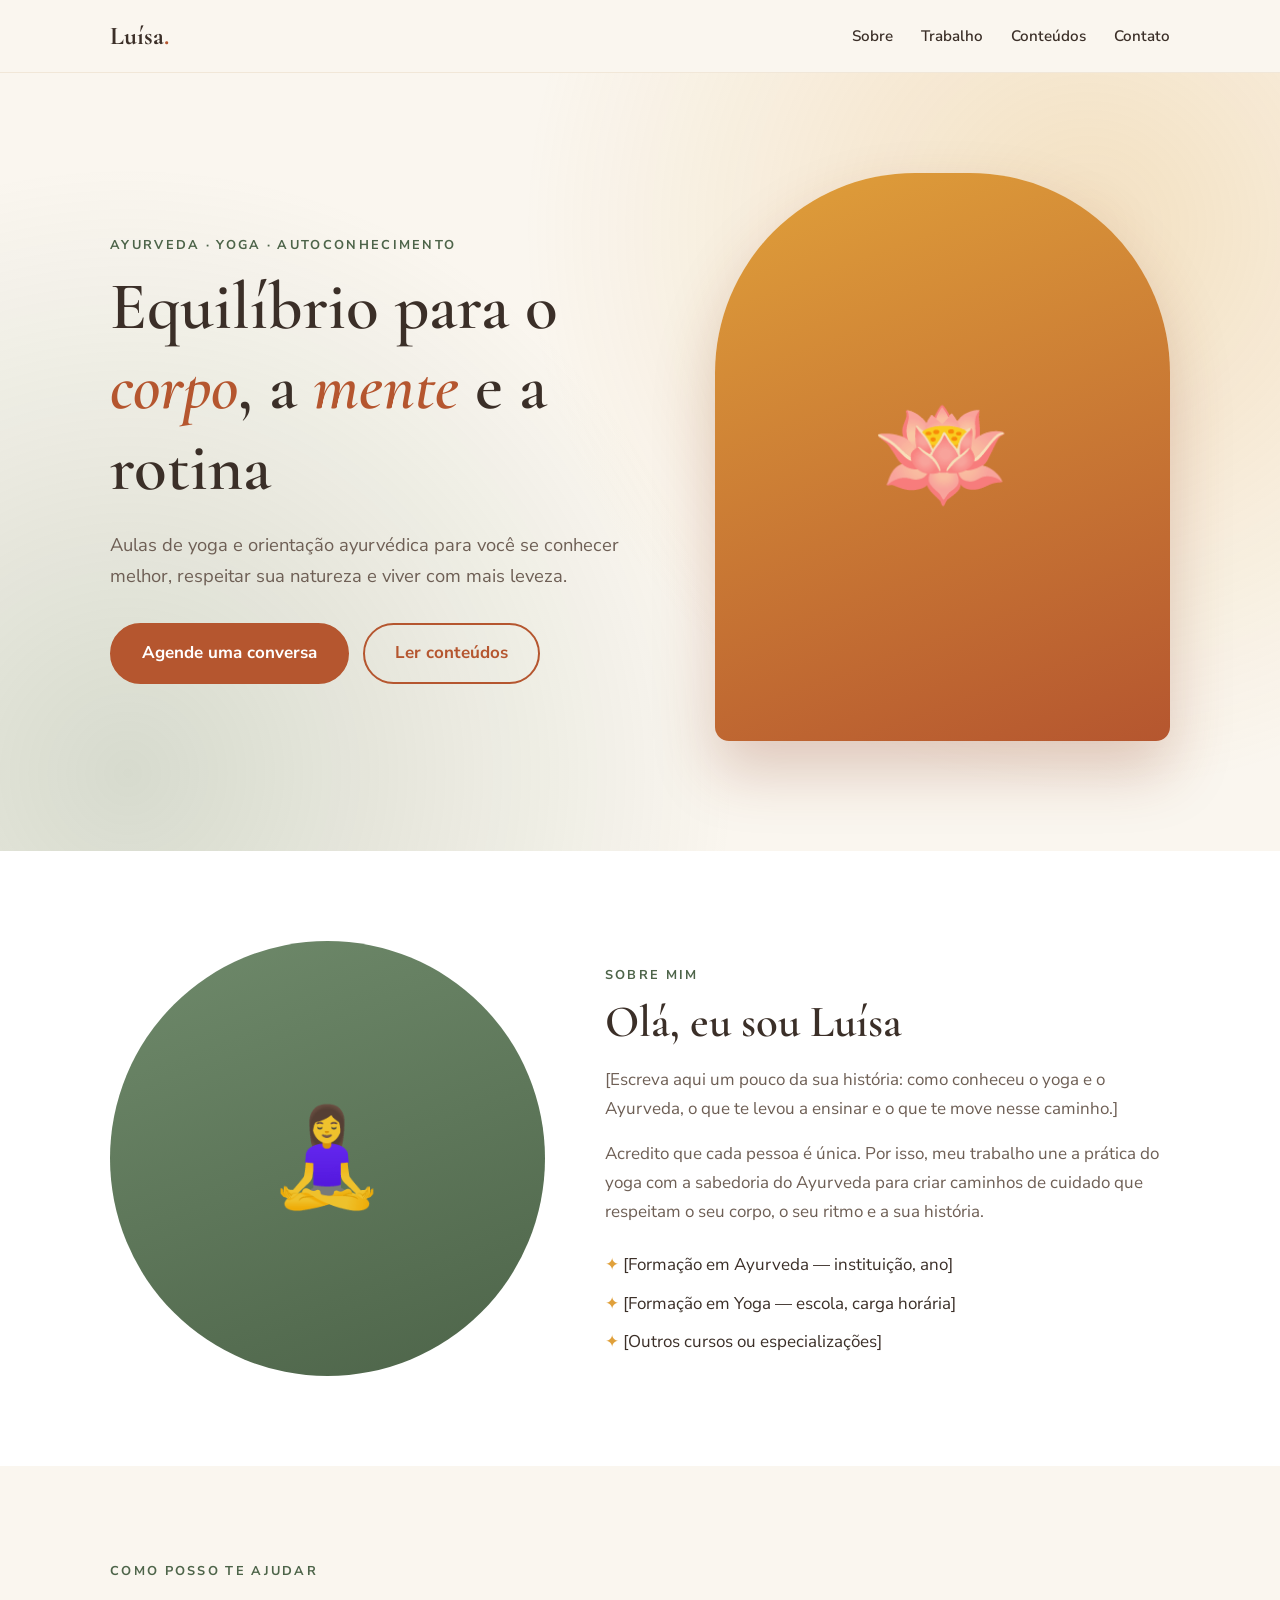
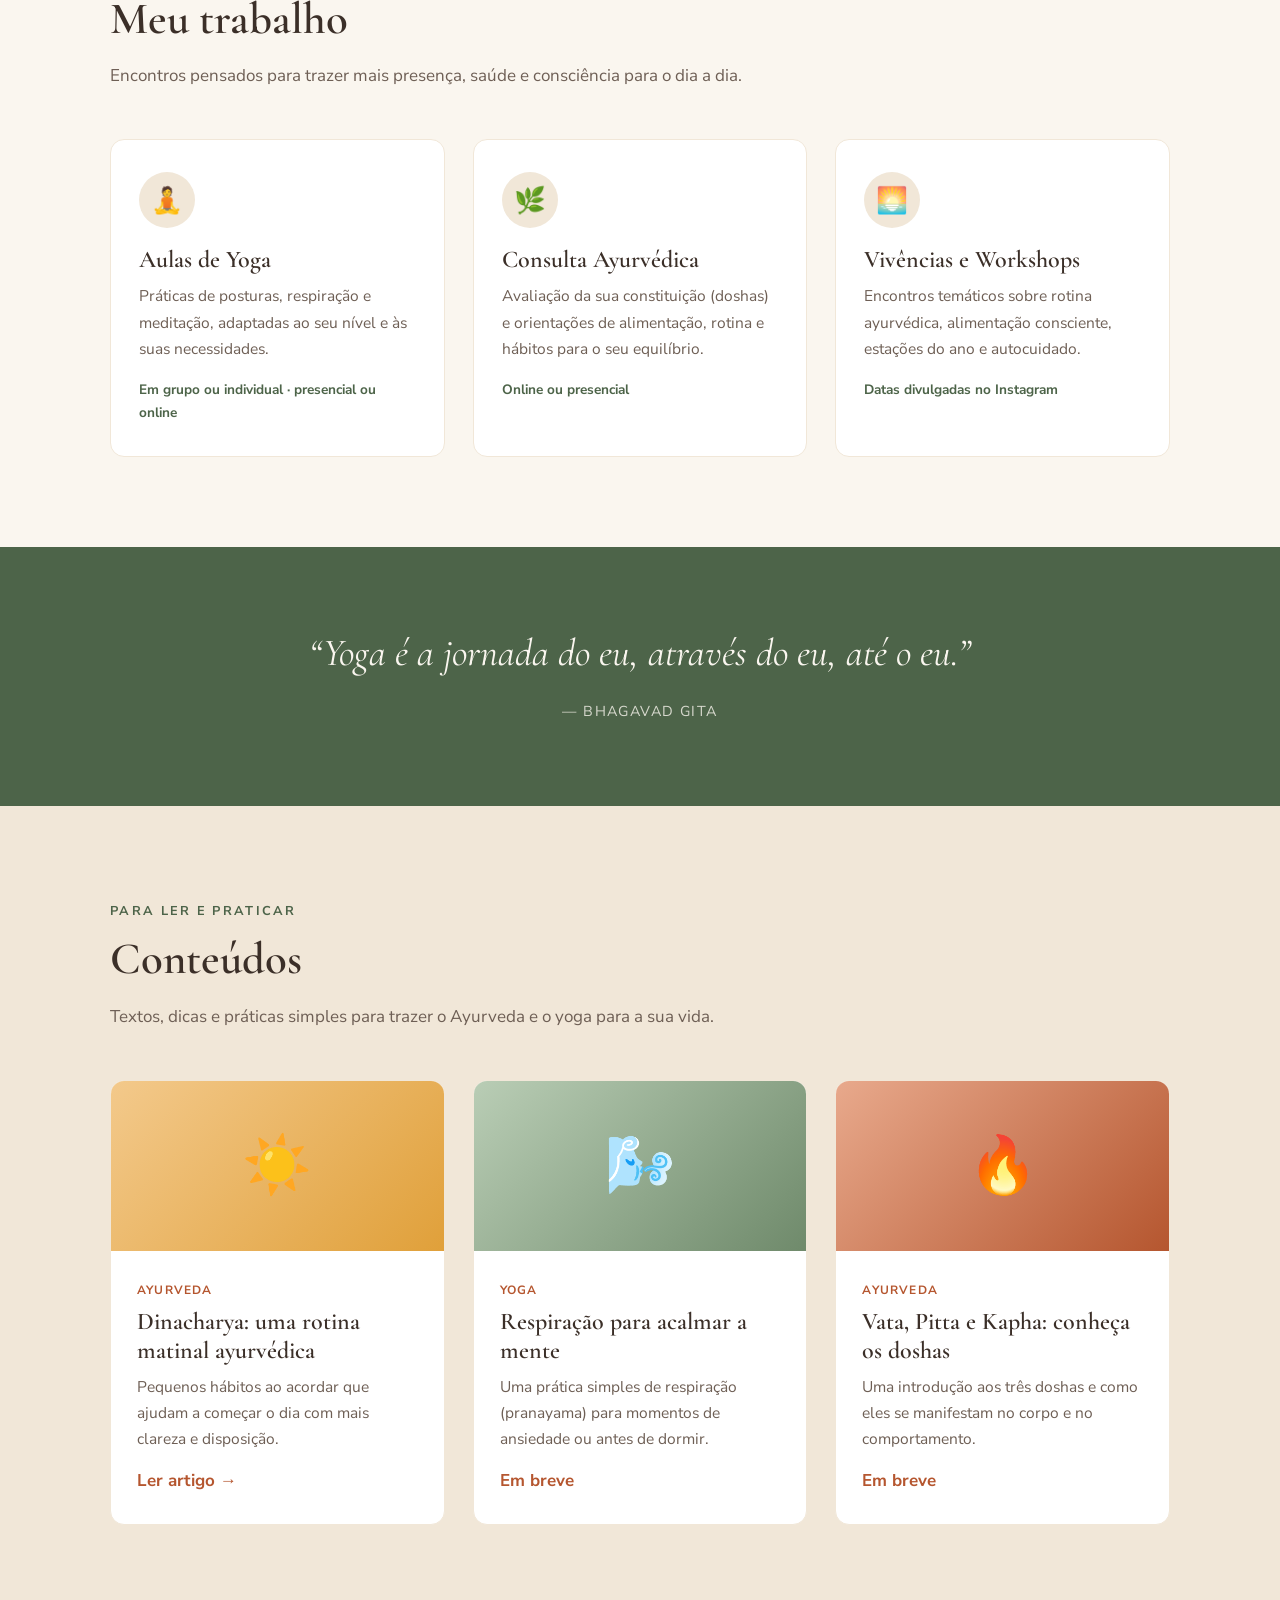
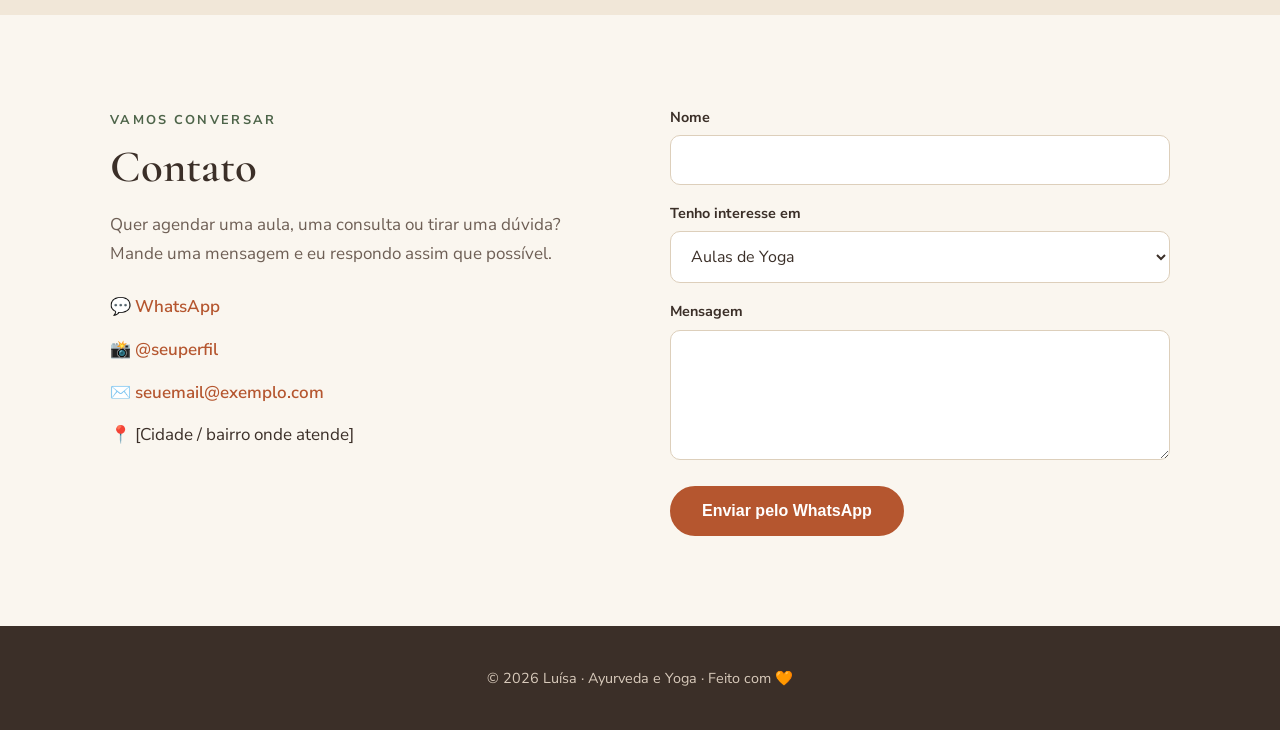
<file: site-ayurveda/index.html>
<!DOCTYPE html>
<html lang="pt-BR">
<head>
  <meta charset="UTF-8">
  <meta name="viewport" content="width=device-width, initial-scale=1.0">
  <title>Luísa · Ayurveda e Yoga</title>
  <meta name="description" content="Aulas de yoga, consultas de Ayurveda e conteúdos para uma vida em equilíbrio.">

  <link rel="preconnect" href="https://fonts.googleapis.com">
  <link rel="preconnect" href="https://fonts.gstatic.com" crossorigin>
  <link href="https://fonts.googleapis.com/css2?family=Cormorant+Garamond:ital,wght@0,500;0,600;0,700;1,500&family=Nunito+Sans:wght@400;600;700&display=swap" rel="stylesheet">
  <link rel="stylesheet" href="css/estilo.css">
</head>
<body>

  <!-- ================= MENU ================= -->
  <header class="topo">
    <div class="container">
      <a href="#inicio" class="logo">Luísa<span>.</span></a>
      <button class="botao-menu" aria-label="Abrir menu" onclick="abrirMenu()">☰</button>
      <ul class="menu" id="menu">
        <li><a href="#sobre">Sobre</a></li>
        <li><a href="#trabalho">Trabalho</a></li>
        <li><a href="#conteudos">Conteúdos</a></li>
        <li><a href="#contato">Contato</a></li>
      </ul>
    </div>
  </header>

  <!-- ================= CAPA ================= -->
  <section class="capa" id="inicio">
    <div class="container">
      <div>
        <span class="subtitulo">Ayurveda · Yoga · Autoconhecimento</span>
        <h1>Equilíbrio para o <em>corpo</em>, a <em>mente</em> e a rotina</h1>
        <p>
          Aulas de yoga e orientação ayurvédica para você se conhecer melhor,
          respeitar sua natureza e viver com mais leveza.
        </p>
        <div class="botoes">
          <a href="#contato" class="botao">Agende uma conversa</a>
          <a href="#conteudos" class="botao botao-claro">Ler conteúdos</a>
        </div>
      </div>
      <!-- Para usar uma foto: troque o emoji por <img src="imagens/capa.jpg" alt="..."> -->
      <div class="capa-imagem">🪷</div>
    </div>
  </section>

  <!-- ================= SOBRE ================= -->
  <section class="sobre" id="sobre">
    <div class="container">
      <!-- Para usar uma foto: troque o emoji por <img src="imagens/foto.jpg" alt="Foto da professora"> -->
      <div class="sobre-foto">🧘‍♀️</div>
      <div>
        <span class="subtitulo">Sobre mim</span>
        <h2>Olá, eu sou Luísa</h2>
        <p>
          [Escreva aqui um pouco da sua história: como conheceu o yoga e o Ayurveda,
          o que te levou a ensinar e o que te move nesse caminho.]
        </p>
        <p>
          Acredito que cada pessoa é única. Por isso, meu trabalho une a prática do
          yoga com a sabedoria do Ayurveda para criar caminhos de cuidado que
          respeitam o seu corpo, o seu ritmo e a sua história.
        </p>
        <ul class="formacao">
          <li>[Formação em Ayurveda — instituição, ano]</li>
          <li>[Formação em Yoga — escola, carga horária]</li>
          <li>[Outros cursos ou especializações]</li>
        </ul>
      </div>
    </div>
  </section>

  <!-- ================= TRABALHO ================= -->
  <section id="trabalho">
    <div class="container">
      <span class="subtitulo">Como posso te ajudar</span>
      <h2>Meu trabalho</h2>
      <p class="intro-secao">
        Encontros pensados para trazer mais presença, saúde e consciência para o dia a dia.
      </p>

      <div class="grade">
        <div class="cartao">
          <div class="icone">🧘</div>
          <h3>Aulas de Yoga</h3>
          <p>Práticas de posturas, respiração e meditação, adaptadas ao seu nível e às suas necessidades.</p>
          <p class="detalhe">Em grupo ou individual · presencial ou online</p>
        </div>

        <div class="cartao">
          <div class="icone">🌿</div>
          <h3>Consulta Ayurvédica</h3>
          <p>Avaliação da sua constituição (doshas) e orientações de alimentação, rotina e hábitos para o seu equilíbrio.</p>
          <p class="detalhe">Online ou presencial</p>
        </div>

        <div class="cartao">
          <div class="icone">🌅</div>
          <h3>Vivências e Workshops</h3>
          <p>Encontros temáticos sobre rotina ayurvédica, alimentação consciente, estações do ano e autocuidado.</p>
          <p class="detalhe">Datas divulgadas no Instagram</p>
        </div>
      </div>
    </div>
  </section>

  <!-- ================= CITAÇÃO ================= -->
  <section class="citacao">
    <div class="container">
      <blockquote>“Yoga é a jornada do eu, através do eu, até o eu.”</blockquote>
      <cite>— BHAGAVAD GITA</cite>
    </div>
  </section>

  <!-- ================= CONTEÚDOS ================= -->
  <section class="conteudos" id="conteudos">
    <div class="container">
      <span class="subtitulo">Para ler e praticar</span>
      <h2>Conteúdos</h2>
      <p class="intro-secao">
        Textos, dicas e práticas simples para trazer o Ayurveda e o yoga para a sua vida.
      </p>

      <div class="grade">
        <!-- Cada novo conteúdo é um cartão como este. Copie, cole e troque o texto e o link. -->
        <a href="artigos/rotina-matinal/" class="cartao artigo-cartao">
          <div class="capa-artigo cor-1">☀️</div>
          <div class="corpo">
            <span class="etiqueta">Ayurveda</span>
            <h3>Dinacharya: uma rotina matinal ayurvédica</h3>
            <p>Pequenos hábitos ao acordar que ajudam a começar o dia com mais clareza e disposição.</p>
            <span class="ler-mais">Ler artigo →</span>
          </div>
        </a>

        <div class="cartao artigo-cartao">
          <div class="capa-artigo cor-2">🌬️</div>
          <div class="corpo">
            <span class="etiqueta">Yoga</span>
            <h3>Respiração para acalmar a mente</h3>
            <p>Uma prática simples de respiração (pranayama) para momentos de ansiedade ou antes de dormir.</p>
            <span class="ler-mais">Em breve</span>
          </div>
        </div>

        <div class="cartao artigo-cartao">
          <div class="capa-artigo cor-3">🔥</div>
          <div class="corpo">
            <span class="etiqueta">Ayurveda</span>
            <h3>Vata, Pitta e Kapha: conheça os doshas</h3>
            <p>Uma introdução aos três doshas e como eles se manifestam no corpo e no comportamento.</p>
            <span class="ler-mais">Em breve</span>
          </div>
        </div>
      </div>
    </div>
  </section>

  <!-- ================= CONTATO ================= -->
  <section class="contato" id="contato">
    <div class="container">
      <div class="contato-info">
        <span class="subtitulo">Vamos conversar</span>
        <h2>Contato</h2>
        <p>
          Quer agendar uma aula, uma consulta ou tirar uma dúvida?
          Mande uma mensagem e eu respondo assim que possível.
        </p>
        <ul class="contato-lista">
          <!-- Troque pelo número com DDD, só números: 55 + DDD + número -->
          <li>💬 <a href="https://wa.me/5500000000000" target="_blank">WhatsApp</a></li>
          <li>📸 <a href="https://instagram.com/seuperfil" target="_blank">@seuperfil</a></li>
          <li>✉️ <a href="mailto:seuemail@exemplo.com">seuemail@exemplo.com</a></li>
          <li>📍 [Cidade / bairro onde atende]</li>
        </ul>
      </div>

      <form onsubmit="enviarMensagem(event)">
        <div>
          <label for="nome">Nome</label>
          <input type="text" id="nome" required>
        </div>
        <div>
          <label for="interesse">Tenho interesse em</label>
          <select id="interesse">
            <option>Aulas de Yoga</option>
            <option>Consulta Ayurvédica</option>
            <option>Vivências e Workshops</option>
            <option>Outro assunto</option>
          </select>
        </div>
        <div>
          <label for="texto">Mensagem</label>
          <textarea id="texto" required></textarea>
        </div>
        <button type="submit" class="botao">Enviar pelo WhatsApp</button>
      </form>
    </div>
  </section>

  <!-- ================= RODAPÉ ================= -->
  <footer class="rodape">
    <div class="container">
      <p>© 2026 Luísa · Ayurveda e Yoga · Feito com 🧡</p>
    </div>
  </footer>

  <script>
    // Número do WhatsApp que recebe as mensagens do formulário (55 + DDD + número)
    var WHATSAPP = "5500000000000";

    // Monta a mensagem do formulário e abre o WhatsApp
    function enviarMensagem(evento) {
      evento.preventDefault();
      var nome = document.getElementById("nome").value;
      var interesse = document.getElementById("interesse").value;
      var texto = document.getElementById("texto").value;

      var mensagem = "Olá! Meu nome é " + nome + ".\n" +
                     "Tenho interesse em: " + interesse + ".\n\n" + texto;

      window.open("https://wa.me/" + WHATSAPP + "?text=" + encodeURIComponent(mensagem), "_blank");
    }
  </script>
  <script src="js/menu.js"></script>
</body>
</html>
</file>
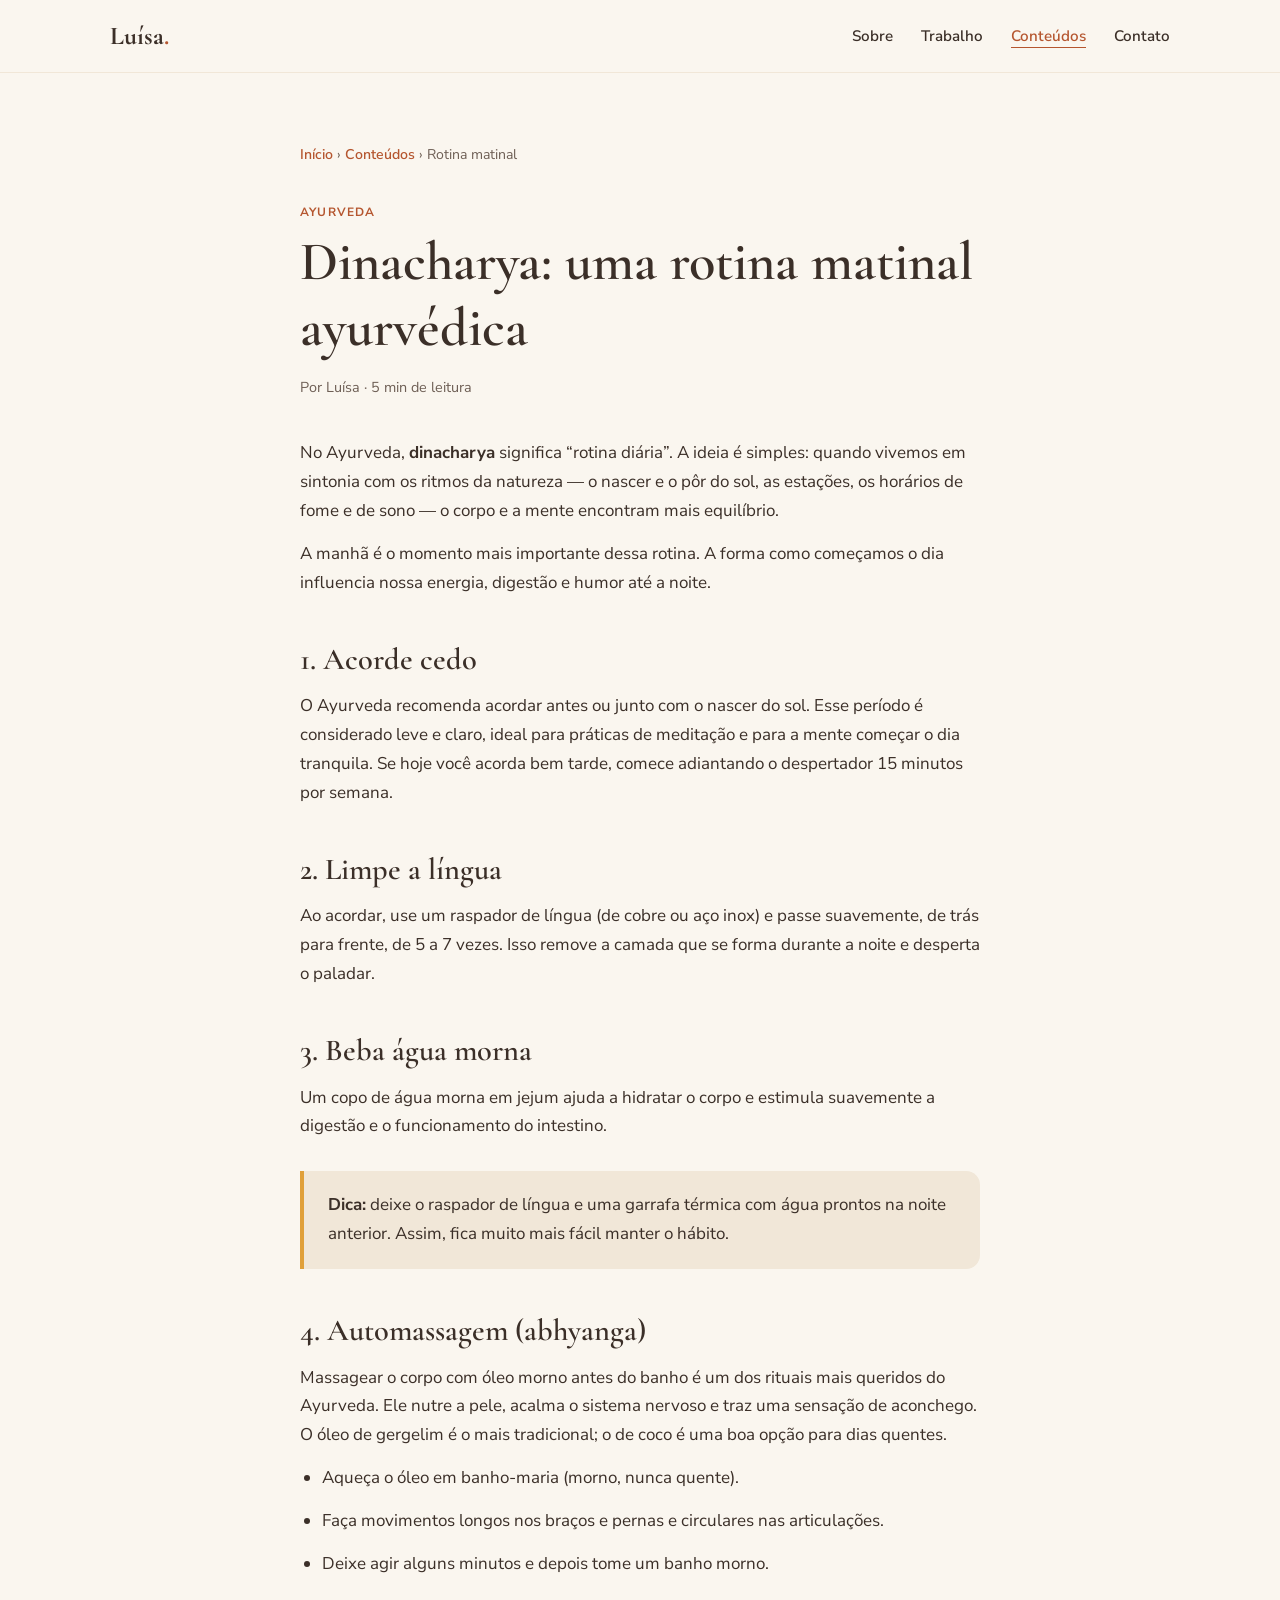
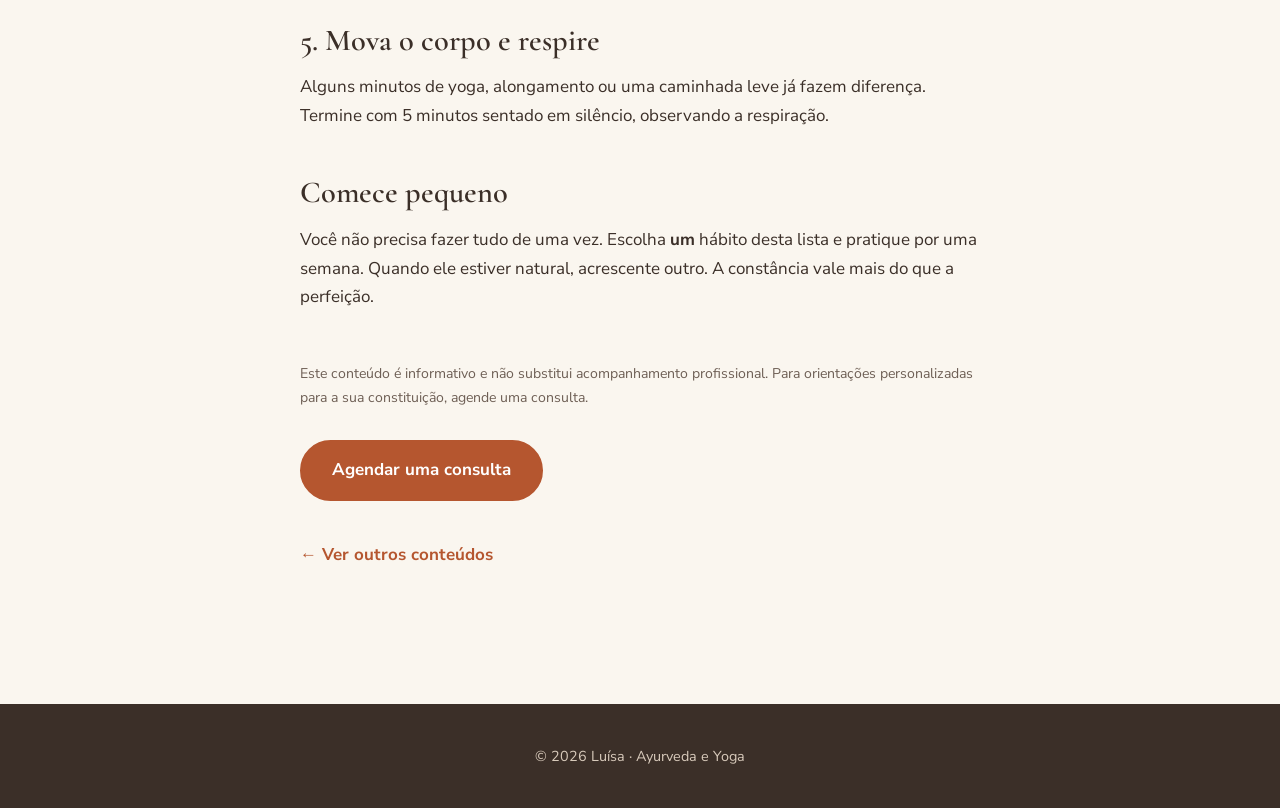
<file: site-ayurveda/artigos/rotina-matinal/index.html>
<!DOCTYPE html>
<html lang="pt-BR">
<head>
  <meta charset="UTF-8">
  <meta name="viewport" content="width=device-width, initial-scale=1.0">
  <title>Dinacharya: rotina matinal ayurvédica</title>
  <meta name="description" content="Pequenos hábitos ayurvédicos ao acordar para começar o dia com mais clareza e disposição.">

  <link rel="preconnect" href="https://fonts.googleapis.com">
  <link rel="preconnect" href="https://fonts.gstatic.com" crossorigin>
  <link href="https://fonts.googleapis.com/css2?family=Cormorant+Garamond:ital,wght@0,500;0,600;0,700;1,500&family=Nunito+Sans:wght@400;600;700&display=swap" rel="stylesheet">
  <!-- "../../" volta duas pastas, porque este arquivo está em "artigos/rotina-matinal/" -->
  <link rel="stylesheet" href="../../css/estilo.css">
</head>
<body>

  <header class="topo">
    <div class="container">
      <a href="../../" class="logo">Luísa<span>.</span></a>
      <button class="botao-menu" aria-label="Abrir menu" onclick="abrirMenu()">☰</button>
      <ul class="menu" id="menu">
        <li><a href="../../#sobre">Sobre</a></li>
        <li><a href="../../#trabalho">Trabalho</a></li>
        <li><a href="../../#conteudos" class="ativo">Conteúdos</a></li>
        <li><a href="../../#contato">Contato</a></li>
      </ul>
    </div>
  </header>

  <main class="artigo">
    <nav class="trilha" aria-label="Você está em">
      <a href="../../">Início</a> › <a href="../../#conteudos">Conteúdos</a> › <span>Rotina matinal</span>
    </nav>

    <span class="etiqueta">Ayurveda</span>
    <h1>Dinacharya: uma rotina matinal ayurvédica</h1>
    <p class="meta">Por Luísa · 5 min de leitura</p>

    <p>
      No Ayurveda, <strong>dinacharya</strong> significa “rotina diária”. A ideia é simples:
      quando vivemos em sintonia com os ritmos da natureza — o nascer e o pôr do sol,
      as estações, os horários de fome e de sono — o corpo e a mente encontram mais equilíbrio.
    </p>
    <p>
      A manhã é o momento mais importante dessa rotina. A forma como começamos o dia
      influencia nossa energia, digestão e humor até a noite.
    </p>

    <h2>1. Acorde cedo</h2>
    <p>
      O Ayurveda recomenda acordar antes ou junto com o nascer do sol. Esse período é
      considerado leve e claro, ideal para práticas de meditação e para a mente começar o dia tranquila.
      Se hoje você acorda bem tarde, comece adiantando o despertador 15 minutos por semana.
    </p>

    <h2>2. Limpe a língua</h2>
    <p>
      Ao acordar, use um raspador de língua (de cobre ou aço inox) e passe suavemente,
      de trás para frente, de 5 a 7 vezes. Isso remove a camada que se forma durante a noite
      e desperta o paladar.
    </p>

    <h2>3. Beba água morna</h2>
    <p>
      Um copo de água morna em jejum ajuda a hidratar o corpo e estimula
      suavemente a digestão e o funcionamento do intestino.
    </p>

    <div class="destaque">
      <strong>Dica:</strong> deixe o raspador de língua e uma garrafa térmica com água
      prontos na noite anterior. Assim, fica muito mais fácil manter o hábito.
    </div>

    <h2>4. Automassagem (abhyanga)</h2>
    <p>
      Massagear o corpo com óleo morno antes do banho é um dos rituais mais queridos do Ayurveda.
      Ele nutre a pele, acalma o sistema nervoso e traz uma sensação de aconchego.
      O óleo de gergelim é o mais tradicional; o de coco é uma boa opção para dias quentes.
    </p>
    <ul>
      <li>Aqueça o óleo em banho-maria (morno, nunca quente).</li>
      <li>Faça movimentos longos nos braços e pernas e circulares nas articulações.</li>
      <li>Deixe agir alguns minutos e depois tome um banho morno.</li>
    </ul>

    <h2>5. Mova o corpo e respire</h2>
    <p>
      Alguns minutos de yoga, alongamento ou uma caminhada leve já fazem diferença.
      Termine com 5 minutos sentado em silêncio, observando a respiração.
    </p>

    <h2>Comece pequeno</h2>
    <p>
      Você não precisa fazer tudo de uma vez. Escolha <strong>um</strong> hábito desta lista
      e pratique por uma semana. Quando ele estiver natural, acrescente outro.
      A constância vale mais do que a perfeição.
    </p>

    <p class="aviso">
      Este conteúdo é informativo e não substitui acompanhamento profissional.
      Para orientações personalizadas para a sua constituição, agende uma consulta.
    </p>

    <p style="margin-top: 30px;">
      <a href="../../#contato" class="botao">Agendar uma consulta</a>
    </p>

    <p style="margin-top: 40px;">
      <a href="../../#conteudos" class="voltar">← Ver outros conteúdos</a>
    </p>
  </main>

  <footer class="rodape">
    <div class="container">
      <p>© 2026 Luísa · Ayurveda e Yoga</p>
    </div>
  </footer>

  <script src="../../js/menu.js"></script>
</body>
</html>
</file>
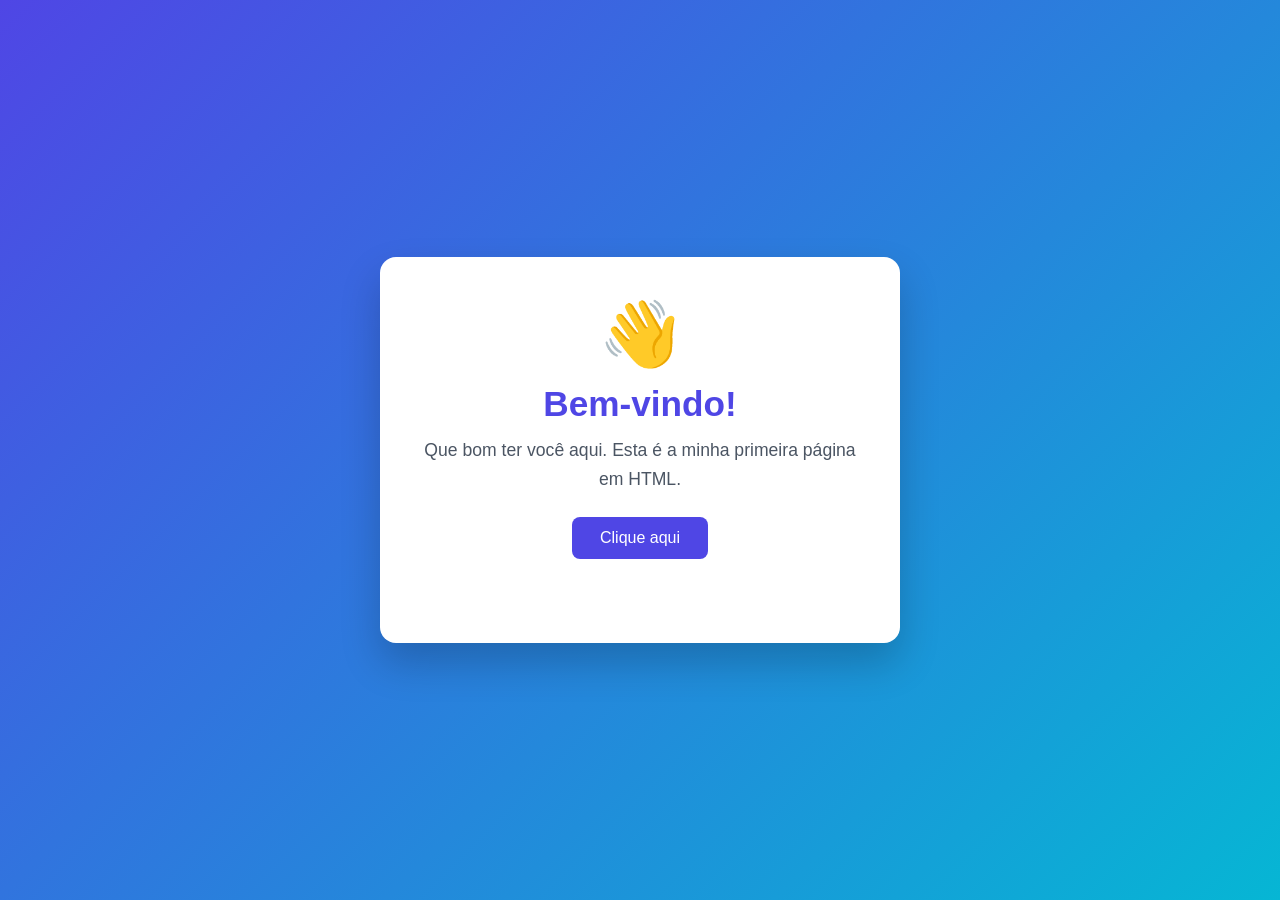
<file: bem-vindo.html>
<!DOCTYPE html>
<html lang="pt-BR">
<head>
  <meta charset="UTF-8">
  <meta name="viewport" content="width=device-width, initial-scale=1.0">
  <title>Bem-vindo!</title>
  <style>
    * {
      margin: 0;
      padding: 0;
      box-sizing: border-box;
    }

    body {
      font-family: "Segoe UI", Arial, sans-serif;
      min-height: 100vh;
      display: flex;
      align-items: center;
      justify-content: center;
      background: linear-gradient(135deg, #4f46e5, #06b6d4);
      color: #1f2937;
      padding: 16px;
    }

    .cartao {
      background: #ffffff;
      max-width: 520px;
      width: 100%;
      padding: 40px 32px;
      border-radius: 16px;
      box-shadow: 0 20px 40px rgba(0, 0, 0, 0.2);
      text-align: center;
    }

    .emoji {
      font-size: 64px;
      margin-bottom: 12px;
    }

    h1 {
      font-size: 2.2rem;
      color: #4f46e5;
      margin-bottom: 12px;
    }

    p {
      font-size: 1.1rem;
      line-height: 1.6;
      margin-bottom: 24px;
      color: #4b5563;
    }

    button {
      background: #4f46e5;
      color: #ffffff;
      border: none;
      padding: 12px 28px;
      font-size: 1rem;
      border-radius: 8px;
      cursor: pointer;
      transition: background 0.2s, transform 0.2s;
    }

    button:hover {
      background: #4338ca;
      transform: scale(1.05);
    }

    #mensagem {
      margin-top: 20px;
      font-weight: bold;
      color: #06b6d4;
      min-height: 1.5em;
    }
  </style>
</head>
<body>
  <main class="cartao">
    <div class="emoji">👋</div>
    <h1>Bem-vindo!</h1>
    <p>Que bom ter você aqui. Esta é a minha primeira página em HTML.</p>
    <button onclick="dizerOla()">Clique aqui</button>
    <div id="mensagem"></div>
  </main>

  <script>
    function dizerOla() {
      var nome = prompt("Qual é o seu nome?");
      var mensagem = document.getElementById("mensagem");
      if (nome) {
        mensagem.textContent = "Olá, " + nome + "! Seja muito bem-vindo(a)! 🎉";
      } else {
        mensagem.textContent = "Olá! Seja muito bem-vindo(a)! 🎉";
      }
    }
  </script>
</body>
</html>
</file>
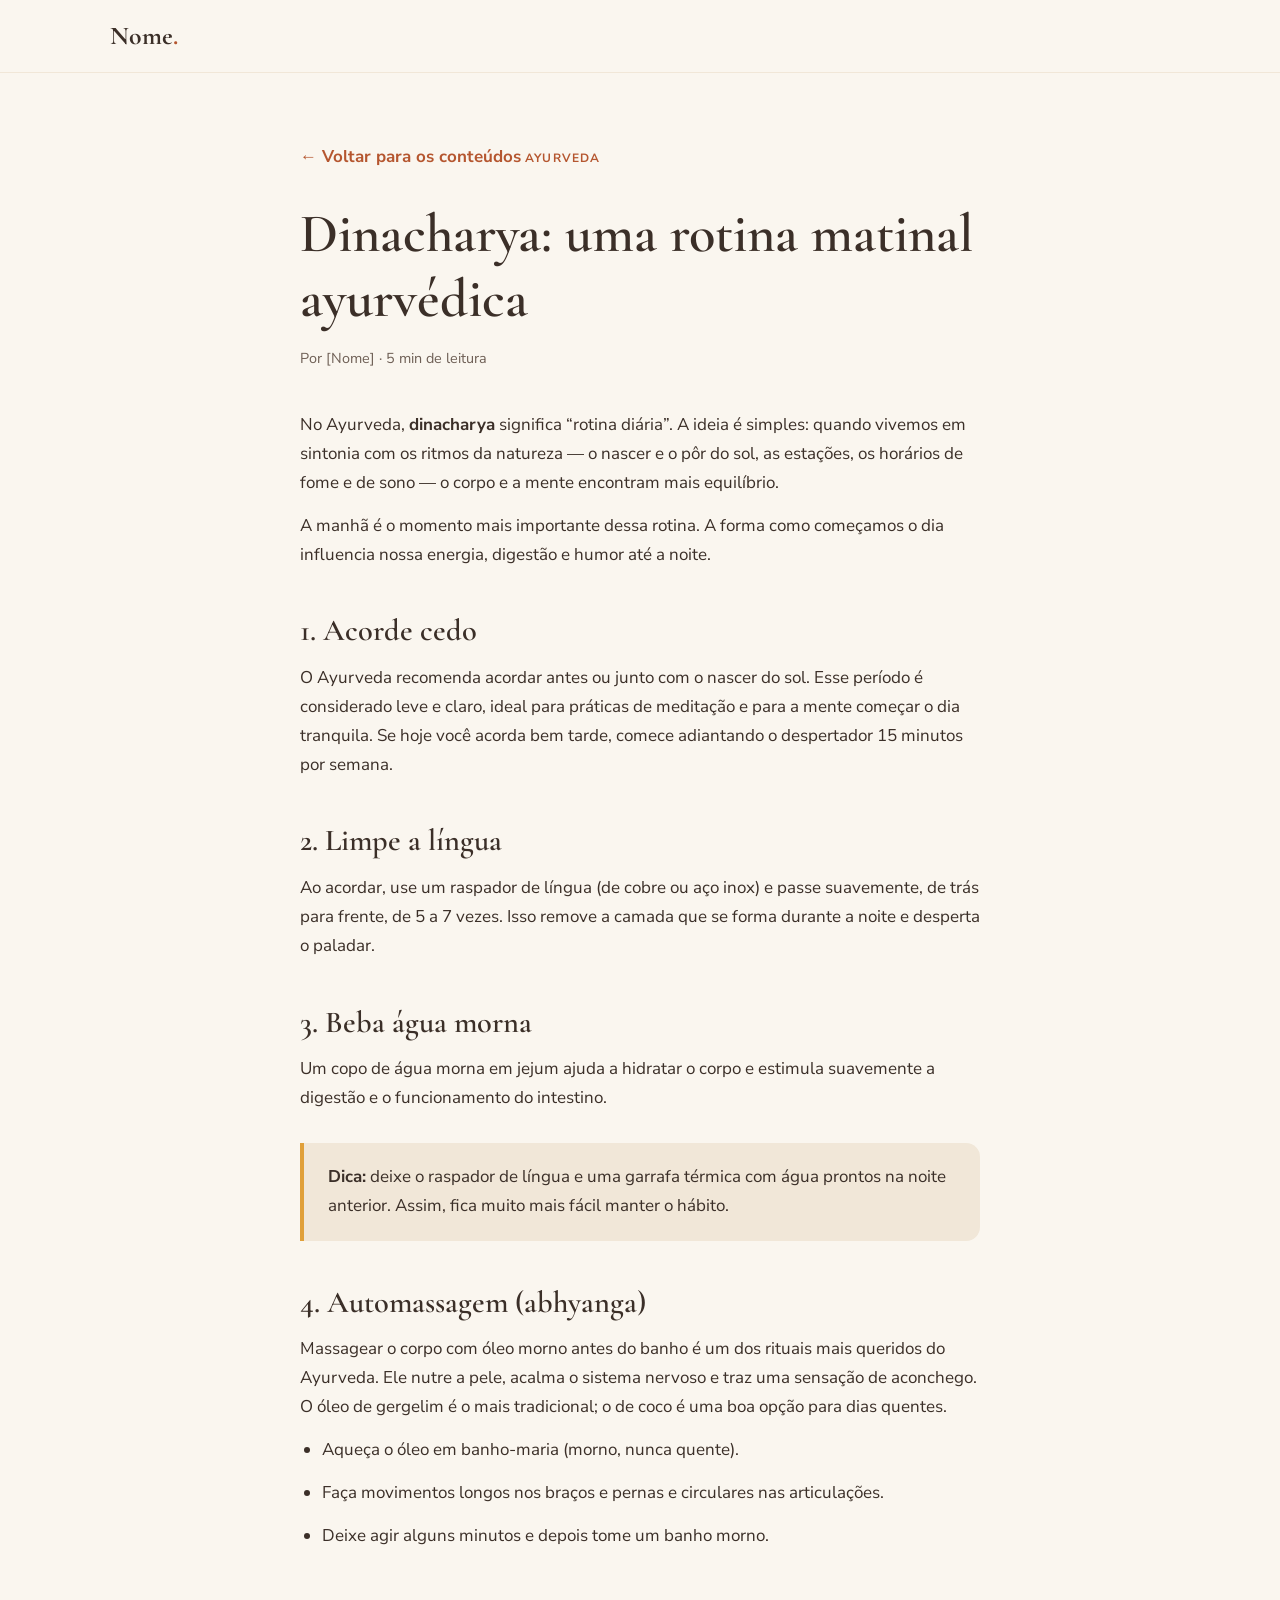
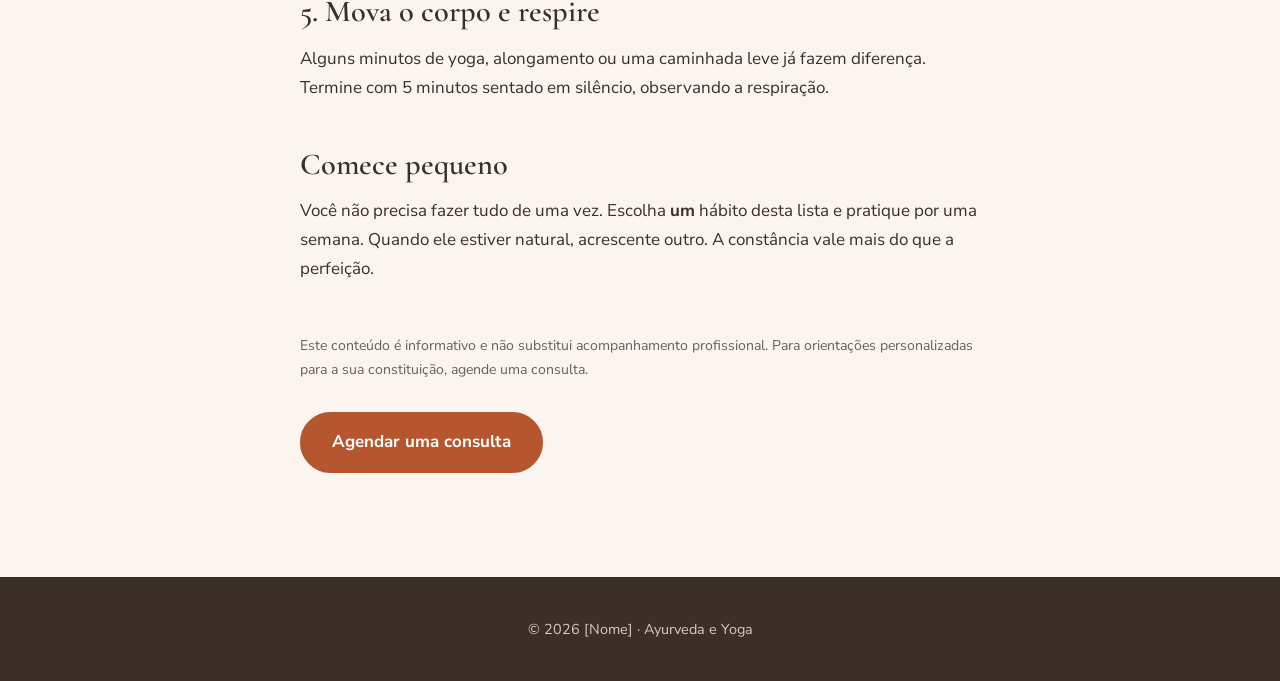
<file: site-ayurveda/artigos/rotina-matinal.html>
<!DOCTYPE html>
<html lang="pt-BR">
<head>
  <meta charset="UTF-8">
  <meta name="viewport" content="width=device-width, initial-scale=1.0">
  <title>Dinacharya: rotina matinal ayurvédica</title>
  <meta name="description" content="Pequenos hábitos ayurvédicos ao acordar para começar o dia com mais clareza e disposição.">

  <link rel="preconnect" href="https://fonts.googleapis.com">
  <link rel="preconnect" href="https://fonts.gstatic.com" crossorigin>
  <link href="https://fonts.googleapis.com/css2?family=Cormorant+Garamond:ital,wght@0,500;0,600;0,700;1,500&family=Nunito+Sans:wght@400;600;700&display=swap" rel="stylesheet">
  <!-- "../" volta uma pasta, porque este arquivo está dentro de "artigos" -->
  <link rel="stylesheet" href="../css/estilo.css">
</head>
<body>

  <header class="topo">
    <div class="container">
      <a href="../index.html" class="logo">Nome<span>.</span></a>
    </div>
  </header>

  <main class="artigo">
    <a href="../index.html#conteudos" class="voltar">← Voltar para os conteúdos</a>

    <span class="etiqueta">Ayurveda</span>
    <h1>Dinacharya: uma rotina matinal ayurvédica</h1>
    <p class="meta">Por [Nome] · 5 min de leitura</p>

    <p>
      No Ayurveda, <strong>dinacharya</strong> significa “rotina diária”. A ideia é simples:
      quando vivemos em sintonia com os ritmos da natureza — o nascer e o pôr do sol,
      as estações, os horários de fome e de sono — o corpo e a mente encontram mais equilíbrio.
    </p>
    <p>
      A manhã é o momento mais importante dessa rotina. A forma como começamos o dia
      influencia nossa energia, digestão e humor até a noite.
    </p>

    <h2>1. Acorde cedo</h2>
    <p>
      O Ayurveda recomenda acordar antes ou junto com o nascer do sol. Esse período é
      considerado leve e claro, ideal para práticas de meditação e para a mente começar o dia tranquila.
      Se hoje você acorda bem tarde, comece adiantando o despertador 15 minutos por semana.
    </p>

    <h2>2. Limpe a língua</h2>
    <p>
      Ao acordar, use um raspador de língua (de cobre ou aço inox) e passe suavemente,
      de trás para frente, de 5 a 7 vezes. Isso remove a camada que se forma durante a noite
      e desperta o paladar.
    </p>

    <h2>3. Beba água morna</h2>
    <p>
      Um copo de água morna em jejum ajuda a hidratar o corpo e estimula
      suavemente a digestão e o funcionamento do intestino.
    </p>

    <div class="destaque">
      <strong>Dica:</strong> deixe o raspador de língua e uma garrafa térmica com água
      prontos na noite anterior. Assim, fica muito mais fácil manter o hábito.
    </div>

    <h2>4. Automassagem (abhyanga)</h2>
    <p>
      Massagear o corpo com óleo morno antes do banho é um dos rituais mais queridos do Ayurveda.
      Ele nutre a pele, acalma o sistema nervoso e traz uma sensação de aconchego.
      O óleo de gergelim é o mais tradicional; o de coco é uma boa opção para dias quentes.
    </p>
    <ul>
      <li>Aqueça o óleo em banho-maria (morno, nunca quente).</li>
      <li>Faça movimentos longos nos braços e pernas e circulares nas articulações.</li>
      <li>Deixe agir alguns minutos e depois tome um banho morno.</li>
    </ul>

    <h2>5. Mova o corpo e respire</h2>
    <p>
      Alguns minutos de yoga, alongamento ou uma caminhada leve já fazem diferença.
      Termine com 5 minutos sentado em silêncio, observando a respiração.
    </p>

    <h2>Comece pequeno</h2>
    <p>
      Você não precisa fazer tudo de uma vez. Escolha <strong>um</strong> hábito desta lista
      e pratique por uma semana. Quando ele estiver natural, acrescente outro.
      A constância vale mais do que a perfeição.
    </p>

    <p class="aviso">
      Este conteúdo é informativo e não substitui acompanhamento profissional.
      Para orientações personalizadas para a sua constituição, agende uma consulta.
    </p>

    <p style="margin-top: 30px;">
      <a href="../index.html#contato" class="botao">Agendar uma consulta</a>
    </p>
  </main>

  <footer class="rodape">
    <div class="container">
      <p>© 2026 [Nome] · Ayurveda e Yoga</p>
    </div>
  </footer>

</body>
</html>
</file>
<file: site-ayurveda/css/estilo.css>
/* =========================================================
   CORES E FONTES DO SITE
   Troque os valores abaixo para mudar a aparência do site todo.
   ========================================================= */
:root {
  --creme: #faf6ef;
  --areia: #f1e7d8;
  --terracota: #b5562f;
  --terracota-escuro: #8f4022;
  --acafrao: #e0a03a;
  --salvia: #6f8a6b;
  --salvia-escuro: #4d6449;
  --texto: #3b2f28;
  --texto-suave: #6e5f55;
  --branco: #ffffff;

  --fonte-titulo: "Cormorant Garamond", Georgia, serif;
  --fonte-texto: "Nunito Sans", "Segoe UI", Arial, sans-serif;

  --largura: 1100px;
  --raio: 14px;
}

/* ===== Base ===== */
* { margin: 0; padding: 0; box-sizing: border-box; }

html { scroll-behavior: smooth; }

body {
  font-family: var(--fonte-texto);
  background: var(--creme);
  color: var(--texto);
  line-height: 1.7;
  font-size: 17px;
}

img { max-width: 100%; display: block; }

a { color: var(--terracota); }

h1, h2, h3 {
  font-family: var(--fonte-titulo);
  font-weight: 600;
  line-height: 1.2;
  color: var(--texto);
}

h2 { font-size: clamp(2rem, 4vw, 2.8rem); margin-bottom: 16px; }
h3 { font-size: 1.5rem; margin-bottom: 8px; }

.container {
  max-width: var(--largura);
  margin: 0 auto;
  padding: 0 20px;
}

section { padding: 90px 0; }

.subtitulo {
  display: inline-block;
  font-size: 0.8rem;
  letter-spacing: 0.18em;
  text-transform: uppercase;
  color: var(--salvia-escuro);
  font-weight: 700;
  margin-bottom: 10px;
}

.intro-secao {
  max-width: 640px;
  color: var(--texto-suave);
  margin-bottom: 48px;
}

.centro { text-align: center; margin-left: auto; margin-right: auto; }

/* ===== Botões ===== */
.botao {
  display: inline-block;
  padding: 14px 30px;
  border-radius: 999px;
  background: var(--terracota);
  color: var(--branco);
  text-decoration: none;
  font-weight: 700;
  transition: background 0.2s, transform 0.2s;
  border: 2px solid var(--terracota);
}
.botao:hover { background: var(--terracota-escuro); border-color: var(--terracota-escuro); transform: translateY(-2px); }

.botao-claro {
  background: transparent;
  color: var(--terracota);
}
.botao-claro:hover { background: var(--terracota); color: var(--branco); }

/* ===== Menu ===== */
.topo {
  position: sticky;
  top: 0;
  z-index: 10;
  background: rgba(250, 246, 239, 0.95);
  backdrop-filter: blur(6px);
  border-bottom: 1px solid var(--areia);
}

.topo .container {
  display: flex;
  align-items: center;
  justify-content: space-between;
  height: 72px;
}

.logo {
  font-family: var(--fonte-titulo);
  font-size: 1.6rem;
  font-weight: 700;
  color: var(--texto);
  text-decoration: none;
}
.logo span { color: var(--terracota); }

.menu { display: flex; gap: 28px; list-style: none; }
.menu a {
  text-decoration: none;
  color: var(--texto);
  font-weight: 600;
  font-size: 0.95rem;
}
.menu a:hover,
.menu a.ativo { color: var(--terracota); }
.menu a.ativo { text-decoration: underline; text-underline-offset: 6px; }

.botao-menu {
  display: none;
  background: none;
  border: none;
  font-size: 1.8rem;
  cursor: pointer;
  color: var(--texto);
}

/* ===== Capa (hero) ===== */
.capa {
  padding: 100px 0 110px;
  background:
    radial-gradient(circle at 85% 20%, rgba(224, 160, 58, 0.25), transparent 45%),
    radial-gradient(circle at 10% 90%, rgba(111, 138, 107, 0.25), transparent 45%),
    var(--creme);
}

.capa .container {
  display: grid;
  grid-template-columns: 1.2fr 1fr;
  gap: 60px;
  align-items: center;
}

.capa h1 {
  font-size: clamp(2.6rem, 6vw, 4.2rem);
  margin-bottom: 20px;
}
.capa h1 em { color: var(--terracota); font-style: italic; }

.capa p {
  font-size: 1.15rem;
  color: var(--texto-suave);
  margin-bottom: 32px;
  max-width: 520px;
}

.capa .botoes { display: flex; gap: 14px; flex-wrap: wrap; }

.capa-imagem {
  aspect-ratio: 4 / 5;
  border-radius: 200px 200px var(--raio) var(--raio);
  background: linear-gradient(160deg, var(--acafrao), var(--terracota));
  display: flex;
  align-items: center;
  justify-content: center;
  font-size: 7rem;
  color: rgba(255, 255, 255, 0.9);
  overflow: hidden;
  box-shadow: 0 30px 60px rgba(143, 64, 34, 0.25);
}
.capa-imagem img { width: 100%; height: 100%; object-fit: cover; }

/* ===== Sobre ===== */
.sobre { background: var(--branco); }

.sobre .container {
  display: grid;
  grid-template-columns: 1fr 1.3fr;
  gap: 60px;
  align-items: center;
}

.sobre-foto {
  aspect-ratio: 1;
  border-radius: 50%;
  background: linear-gradient(160deg, var(--salvia), var(--salvia-escuro));
  display: flex;
  align-items: center;
  justify-content: center;
  font-size: 6rem;
  color: rgba(255, 255, 255, 0.9);
  overflow: hidden;
}
.sobre-foto img { width: 100%; height: 100%; object-fit: cover; }

.sobre p { color: var(--texto-suave); margin-bottom: 16px; }

.formacao {
  list-style: none;
  margin-top: 24px;
  display: grid;
  gap: 10px;
}
.formacao li::before { content: "✦ "; color: var(--acafrao); }

/* ===== Cartões (serviços e conteúdos) ===== */
.grade {
  display: grid;
  grid-template-columns: repeat(auto-fit, minmax(260px, 1fr));
  gap: 28px;
}

.cartao {
  background: var(--branco);
  border-radius: var(--raio);
  padding: 32px 28px;
  border: 1px solid var(--areia);
  transition: transform 0.2s, box-shadow 0.2s;
}
.cartao:hover {
  transform: translateY(-4px);
  box-shadow: 0 16px 36px rgba(59, 47, 40, 0.08);
}

.cartao .icone {
  width: 56px;
  height: 56px;
  border-radius: 50%;
  background: var(--areia);
  display: flex;
  align-items: center;
  justify-content: center;
  font-size: 1.6rem;
  margin-bottom: 18px;
}

.cartao p { color: var(--texto-suave); font-size: 0.97rem; }

.cartao .detalhe {
  margin-top: 16px;
  font-size: 0.85rem;
  font-weight: 700;
  color: var(--salvia-escuro);
}

/* ===== Conteúdos ===== */
.conteudos { background: var(--areia); }

.artigo-cartao {
  padding: 0;
  overflow: hidden;
  display: flex;
  flex-direction: column;
  text-decoration: none;
  color: inherit;
}

.artigo-cartao .capa-artigo {
  height: 170px;
  display: flex;
  align-items: center;
  justify-content: center;
  font-size: 3.5rem;
}
.cor-1 { background: linear-gradient(135deg, #f3c98b, var(--acafrao)); }
.cor-2 { background: linear-gradient(135deg, #b9cdb5, var(--salvia)); }
.cor-3 { background: linear-gradient(135deg, #e8a98c, var(--terracota)); }

.artigo-cartao .corpo { padding: 24px 26px 28px; flex: 1; }

.etiqueta {
  display: inline-block;
  font-size: 0.75rem;
  font-weight: 700;
  text-transform: uppercase;
  letter-spacing: 0.1em;
  color: var(--terracota);
  margin-bottom: 8px;
}

.ler-mais {
  display: inline-block;
  margin-top: 14px;
  font-weight: 700;
  color: var(--terracota);
}

/* ===== Citação ===== */
.citacao {
  background: var(--salvia-escuro);
  color: var(--creme);
  text-align: center;
  padding: 80px 0;
}
.citacao blockquote {
  font-family: var(--fonte-titulo);
  font-size: clamp(1.6rem, 3.5vw, 2.4rem);
  font-style: italic;
  max-width: 800px;
  margin: 0 auto 16px;
  line-height: 1.4;
}
.citacao cite { font-style: normal; opacity: 0.8; letter-spacing: 0.1em; font-size: 0.9rem; }

/* ===== Contato ===== */
.contato .container {
  display: grid;
  grid-template-columns: 1fr 1fr;
  gap: 60px;
}

.contato-info p { color: var(--texto-suave); margin-bottom: 24px; }

.contato-lista { list-style: none; display: grid; gap: 14px; }
.contato-lista a { text-decoration: none; font-weight: 600; }

form { display: grid; gap: 16px; }

label { font-weight: 700; font-size: 0.9rem; display: block; margin-bottom: 6px; }

input, textarea, select {
  width: 100%;
  padding: 13px 16px;
  border: 1px solid #ddcfbb;
  border-radius: 10px;
  background: var(--branco);
  font-family: inherit;
  font-size: 1rem;
  color: var(--texto);
}
input:focus, textarea:focus, select:focus {
  outline: 2px solid var(--acafrao);
  border-color: transparent;
}
textarea { min-height: 130px; resize: vertical; }

form .botao { cursor: pointer; font-size: 1rem; justify-self: start; }

/* ===== Rodapé ===== */
.rodape {
  background: var(--texto);
  color: #d8cabb;
  padding: 40px 0;
  text-align: center;
  font-size: 0.9rem;
}
.rodape a { color: var(--acafrao); }

/* ===== Página de artigo ===== */
.artigo {
  max-width: 720px;
  margin: 0 auto;
  padding: 70px 20px 90px;
}
.artigo h1 { font-size: clamp(2.4rem, 5vw, 3.4rem); margin-bottom: 14px; }
.artigo .meta { color: var(--texto-suave); font-size: 0.9rem; margin-bottom: 40px; }
.artigo h2 { font-size: 1.9rem; margin: 44px 0 14px; }
.artigo p, .artigo li { margin-bottom: 14px; }
.artigo ul, .artigo ol { padding-left: 22px; margin-bottom: 20px; }
.artigo .destaque {
  background: var(--areia);
  border-left: 4px solid var(--acafrao);
  padding: 20px 24px;
  border-radius: 0 var(--raio) var(--raio) 0;
  margin: 30px 0;
}
.artigo .aviso { font-size: 0.88rem; color: var(--texto-suave); margin-top: 50px; }
.voltar { display: inline-block; margin-bottom: 30px; text-decoration: none; font-weight: 700; }

.trilha { font-size: 0.88rem; color: var(--texto-suave); margin-bottom: 30px; }
.trilha a { text-decoration: none; font-weight: 600; }

/* ===== Página não encontrada (404) ===== */
.pagina-404 {
  min-height: 70vh;
  display: flex;
  flex-direction: column;
  align-items: center;
  justify-content: center;
  text-align: center;
  padding: 60px 20px;
}
.pagina-404 .emoji { font-size: 5rem; margin-bottom: 10px; }
.pagina-404 h1 { font-size: clamp(2.4rem, 5vw, 3.4rem); margin-bottom: 12px; }
.pagina-404 p { color: var(--texto-suave); margin-bottom: 28px; max-width: 460px; }

/* ===== Celular ===== */
@media (max-width: 820px) {
  section { padding: 64px 0; }

  .botao-menu { display: block; }
  .menu {
    display: none;
    position: absolute;
    top: 72px;
    left: 0;
    right: 0;
    flex-direction: column;
    gap: 0;
    background: var(--creme);
    border-bottom: 1px solid var(--areia);
  }
  .menu.aberto { display: flex; }
  .menu a { display: block; padding: 16px 20px; }

  .capa .container,
  .sobre .container,
  .contato .container { grid-template-columns: 1fr; gap: 40px; }

  .capa { padding: 60px 0 70px; }
  .capa-imagem { max-width: 320px; margin: 0 auto; }
  .sobre-foto { max-width: 260px; margin: 0 auto; }
}
</file>
